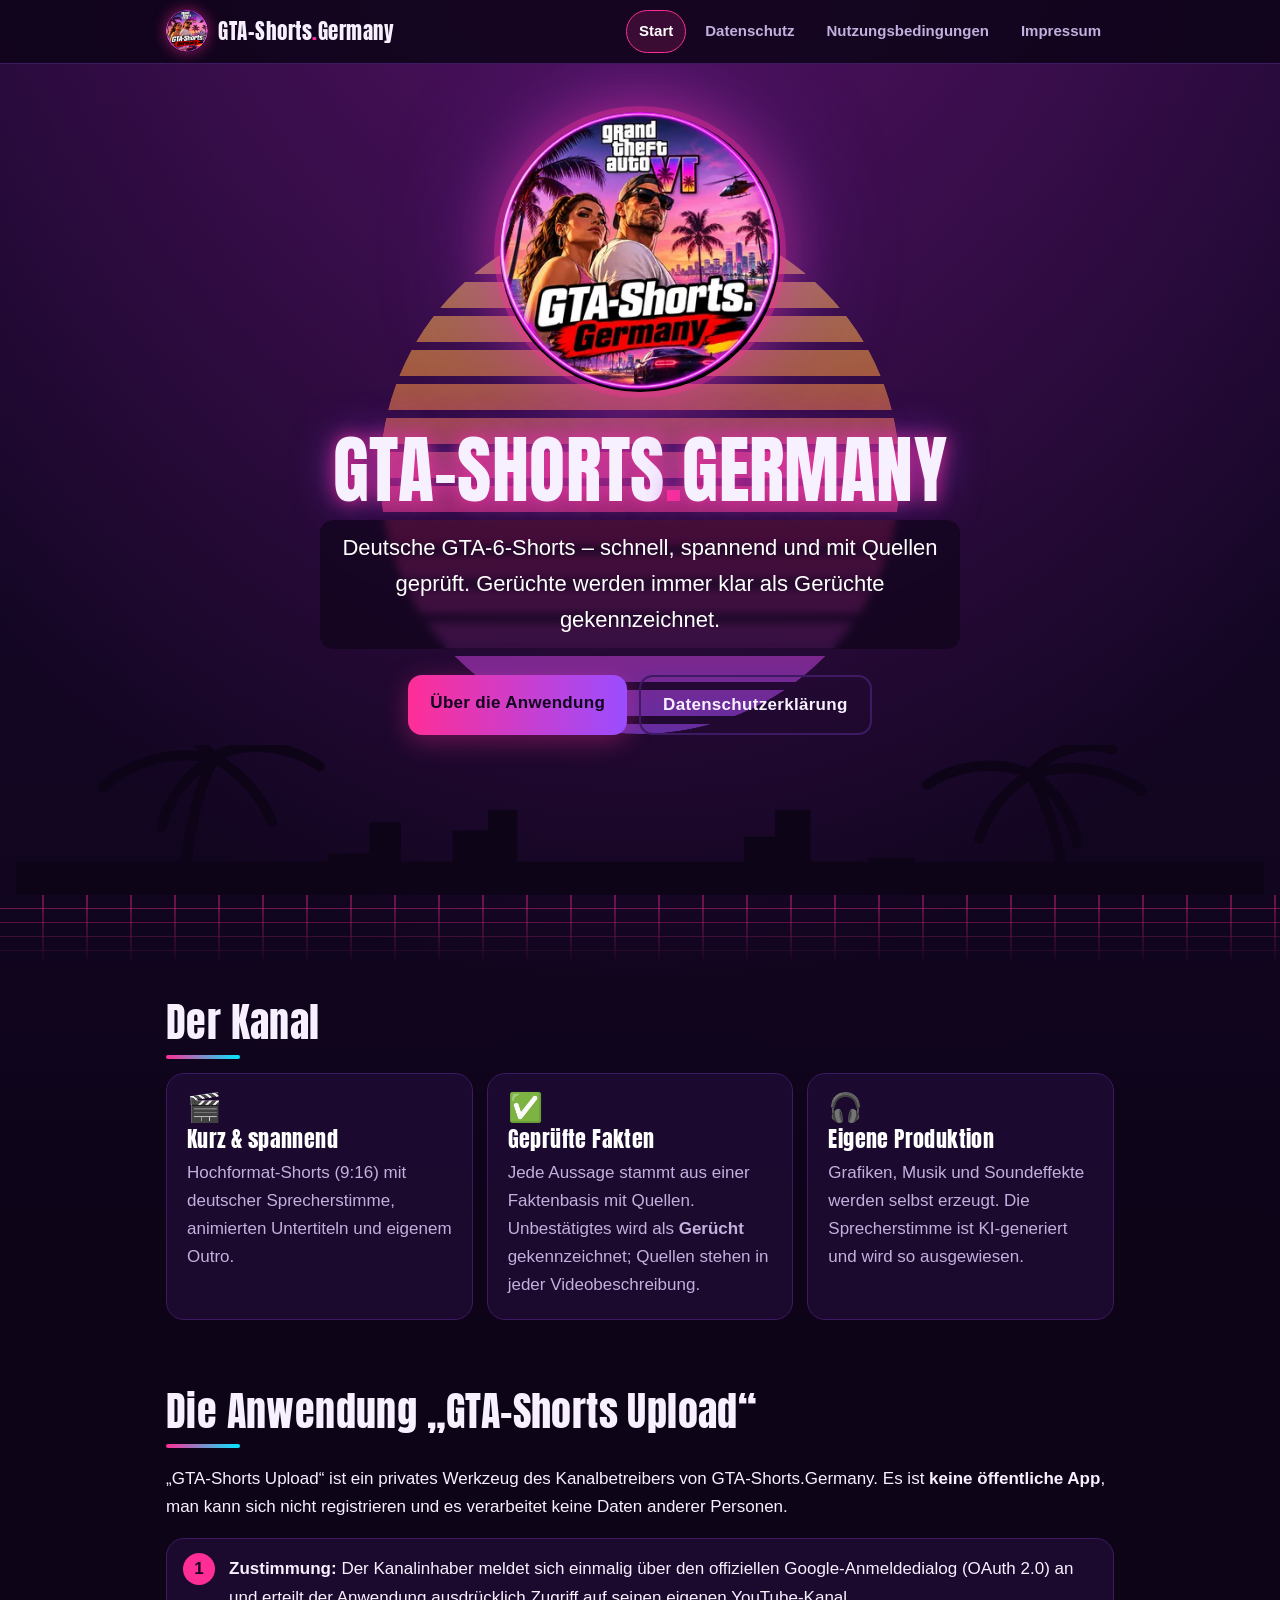
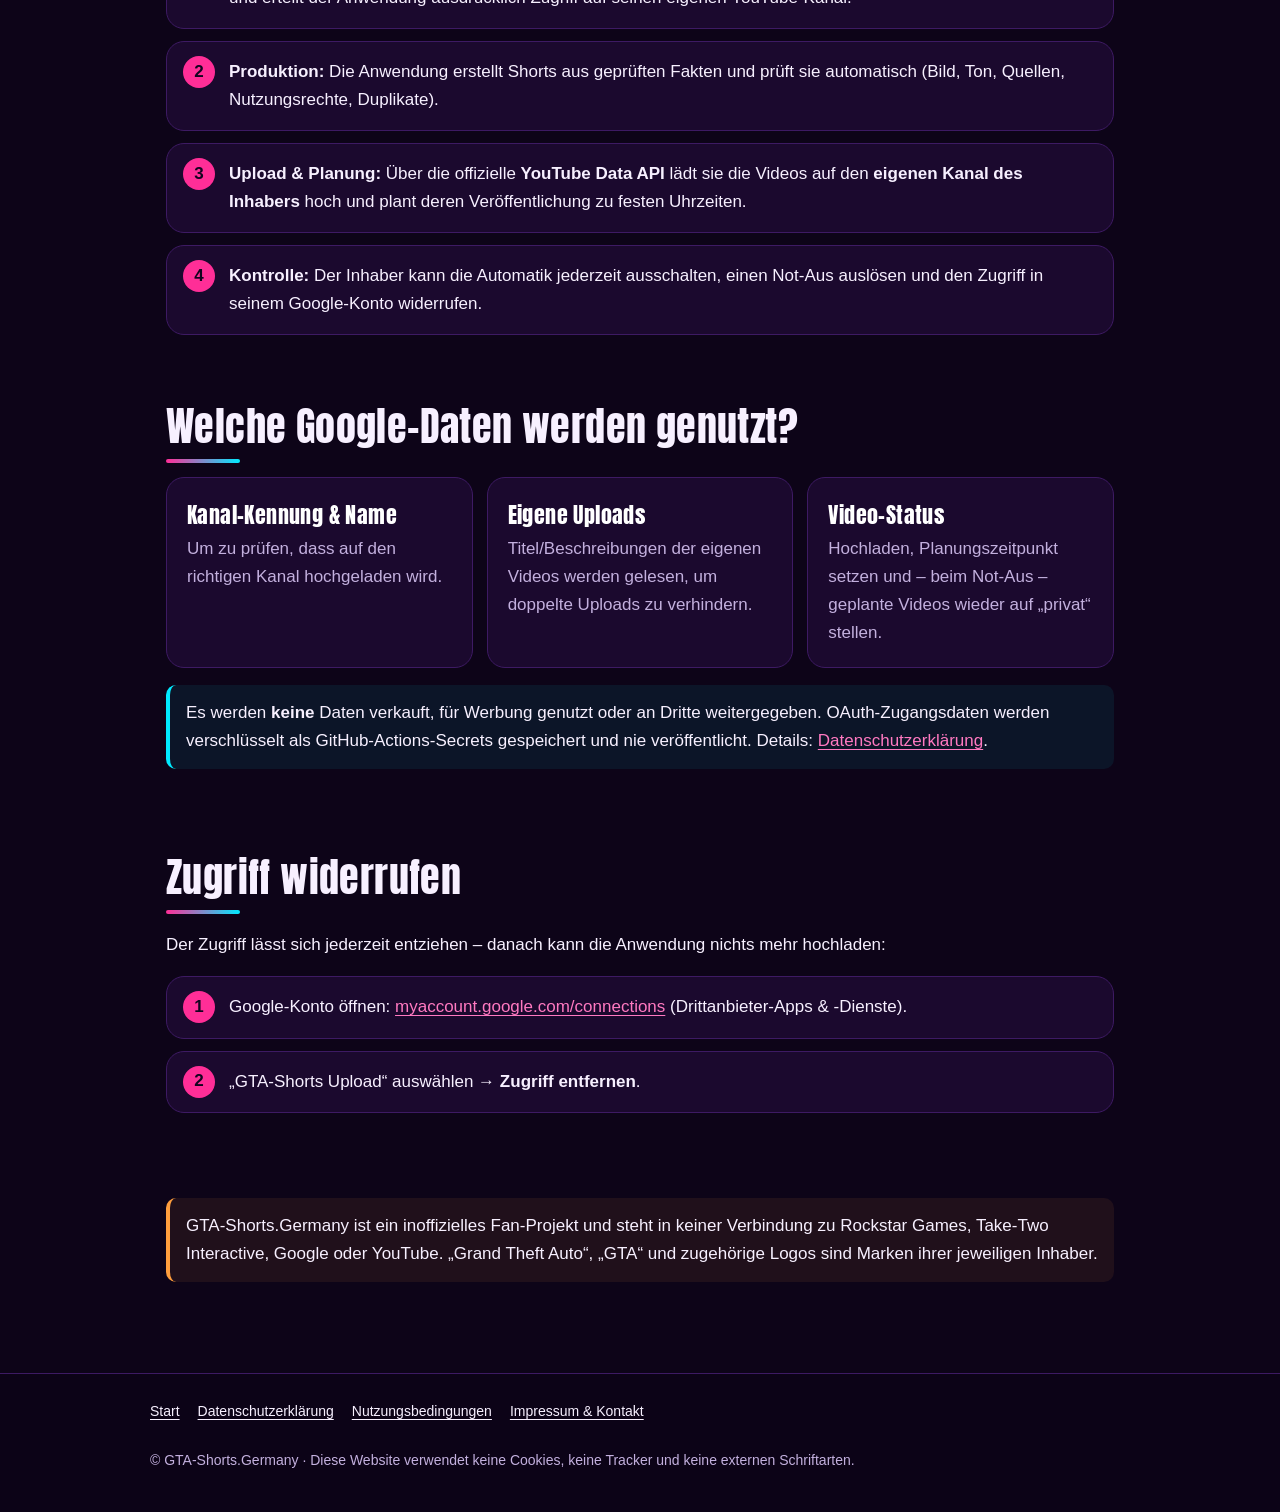
<file: index.html>
<!doctype html>
<html lang="de">
<head>
  <meta charset="utf-8">
  <meta name="viewport" content="width=device-width, initial-scale=1, viewport-fit=cover">
  <title>GTA-Shorts.Germany – deutsche GTA-6-Shorts | GTA-Shorts Upload</title>
  <meta name="description" content="GTA-Shorts.Germany: deutsche GTA-6-Shorts mit Faktencheck und Quellen. Informationen zur Anwendung „GTA-Shorts Upload“, die mit Zustimmung des Kanalinhabers Videos über die YouTube Data API auf dessen eigenen Kanal hochlädt und plant.">
  <meta name="theme-color" content="#0d0418">
  <link rel="canonical" href="https://youtubeemo.github.io/gta-shorts-website/">
  <link rel="icon" type="image/png" sizes="32x32" href="assets/img/favicon-32.png">
  <link rel="apple-touch-icon" href="assets/img/apple-touch-icon.png">
  <link rel="stylesheet" href="assets/style.css">
  <meta property="og:type" content="website">
  <meta property="og:title" content="GTA-Shorts.Germany">
  <meta property="og:description" content="Deutsche GTA-6-Shorts – geprüft, mit Quellen.">
  <meta property="og:image" content="https://youtubeemo.github.io/gta-shorts-website/assets/img/og-image.jpg">
  <meta property="og:url" content="https://youtubeemo.github.io/gta-shorts-website/">
</head>
<body>
  <a class="skip-link" href="#inhalt">Zum Inhalt springen</a>
  <header class="site-header">
    <div class="header-inner">
      <a class="brand" href="./">
        <img src="assets/img/logo-256.png" alt="" width="42" height="42">
        <span>GTA-Shorts<b>.</b>Germany</span>
      </a>
      <nav class="nav" aria-label="Hauptnavigation">
        <a href="./" aria-current="page">Start</a>
        <a href="datenschutz.html">Datenschutz</a>
        <a href="nutzungsbedingungen.html">Nutzungsbedingungen</a>
        <a href="impressum.html">Impressum</a>
      </nav>
    </div>
  </header>

  <main id="inhalt">
    <section class="hero">
      <div class="sun" aria-hidden="true"></div>
      <div class="hero-inner">
        <picture>
          <source srcset="assets/img/logo-320.webp 320w, assets/img/logo-640.webp 640w" sizes="(max-width: 560px) 64vw, 280px" type="image/webp">
          <img class="hero-logo" src="assets/img/logo-320.png" width="280" height="280"
               alt="Logo von GTA-Shorts.Germany">
        </picture>
        <h1>GTA-Shorts<span>.</span>Germany</h1>
        <p class="tagline">Deutsche GTA-6-Shorts – schnell, spannend und mit Quellen geprüft. Gerüchte werden immer klar als Gerüchte gekennzeichnet.</p>
        <div class="buttons">
          <a class="btn" href="#app">Über die Anwendung</a>
          <a class="btn ghost" href="datenschutz.html">Datenschutzerklärung</a>
        </div>
      </div>
      <svg class="palms" viewBox="0 0 1200 150" preserveAspectRatio="xMidYMax slice" aria-hidden="true">
        <g fill="#0d0418">
          <rect x="0" y="118" width="1200" height="32"/>
          <path d="M160 150 C165 100 170 60 190 18 M190 18 C150 10 110 22 84 46 M190 18 C220 0 262 6 292 26 M190 18 C170 -8 140 -12 116 -4 M190 18 C214 30 236 54 246 80 M190 18 C164 34 146 58 140 84" stroke="#0d0418" stroke-width="10" fill="none" stroke-linecap="round"/>
          <path d="M1010 150 C1004 104 996 70 976 34 M976 34 C1012 22 1054 28 1082 50 M976 34 C944 20 904 24 876 44 M976 34 C996 8 1028 2 1054 10 M976 34 C952 48 934 70 926 96 M976 34 C1000 50 1016 74 1020 100" stroke="#0d0418" stroke-width="10" fill="none" stroke-linecap="round"/>
          <path d="M300 150 v-40 h40 v-30 h30 v70 z M420 150 v-62 h34 v-20 h28 v82 z M700 150 v-56 h30 v-26 h34 v82 z M820 150 v-36 h44 v36 z"/>
        </g>
      </svg>
      <div class="grid-floor" aria-hidden="true"></div>
    </section>

    <section class="section" id="kanal">
      <h2>Der Kanal</h2>
      <div class="cards">
        <div class="card"><div class="icon" aria-hidden="true">🎬</div><h3>Kurz &amp; spannend</h3>
          <p>Hochformat-Shorts (9:16) mit deutscher Sprecherstimme, animierten Untertiteln und eigenem Outro.</p></div>
        <div class="card"><div class="icon" aria-hidden="true">✅</div><h3>Geprüfte Fakten</h3>
          <p>Jede Aussage stammt aus einer Faktenbasis mit Quellen. Unbestätigtes wird als <strong>Gerücht</strong> gekennzeichnet; Quellen stehen in jeder Videobeschreibung.</p></div>
        <div class="card"><div class="icon" aria-hidden="true">🎧</div><h3>Eigene Produktion</h3>
          <p>Grafiken, Musik und Soundeffekte werden selbst erzeugt. Die Sprecherstimme ist KI-generiert und wird so ausgewiesen.</p></div>
      </div>
    </section>

    <section class="section" id="app">
      <h2>Die Anwendung „GTA-Shorts Upload“</h2>
      <p>„GTA-Shorts Upload“ ist ein privates Werkzeug des Kanalbetreibers von GTA-Shorts.Germany. Es ist <strong>keine öffentliche App</strong>, man kann sich nicht registrieren und es verarbeitet keine Daten anderer Personen.</p>
      <ol class="steps">
        <li><strong>Zustimmung:</strong> Der Kanalinhaber meldet sich einmalig über den offiziellen Google-Anmeldedialog (OAuth 2.0) an und erteilt der Anwendung ausdrücklich Zugriff auf seinen eigenen YouTube-Kanal.</li>
        <li><strong>Produktion:</strong> Die Anwendung erstellt Shorts aus geprüften Fakten und prüft sie automatisch (Bild, Ton, Quellen, Nutzungsrechte, Duplikate).</li>
        <li><strong>Upload &amp; Planung:</strong> Über die offizielle <strong>YouTube Data API</strong> lädt sie die Videos auf den <strong>eigenen Kanal des Inhabers</strong> hoch und plant deren Veröffentlichung zu festen Uhrzeiten.</li>
        <li><strong>Kontrolle:</strong> Der Inhaber kann die Automatik jederzeit ausschalten, einen Not-Aus auslösen und den Zugriff in seinem Google-Konto widerrufen.</li>
      </ol>
    </section>

    <section class="section" id="daten">
      <h2>Welche Google-Daten werden genutzt?</h2>
      <div class="cards">
        <div class="card"><h3>Kanal-Kennung &amp; Name</h3><p>Um zu prüfen, dass auf den richtigen Kanal hochgeladen wird.</p></div>
        <div class="card"><h3>Eigene Uploads</h3><p>Titel/Beschreibungen der eigenen Videos werden gelesen, um doppelte Uploads zu verhindern.</p></div>
        <div class="card"><h3>Video-Status</h3><p>Hochladen, Planungszeitpunkt setzen und – beim Not-Aus – geplante Videos wieder auf „privat“ stellen.</p></div>
      </div>
      <p class="notice">Es werden <strong>keine</strong> Daten verkauft, für Werbung genutzt oder an Dritte weitergegeben. OAuth-Zugangsdaten werden verschlüsselt als GitHub-Actions-Secrets gespeichert und nie veröffentlicht. Details: <a href="datenschutz.html">Datenschutzerklärung</a>.</p>
    </section>

    <section class="section" id="widerruf">
      <h2>Zugriff widerrufen</h2>
      <p>Der Zugriff lässt sich jederzeit entziehen – danach kann die Anwendung nichts mehr hochladen:</p>
      <ol class="steps">
        <li>Google-Konto öffnen: <a href="https://myaccount.google.com/connections" rel="noopener">myaccount.google.com/connections</a> (Drittanbieter-Apps &amp; -Dienste).</li>
        <li>„GTA-Shorts Upload“ auswählen → <strong>Zugriff entfernen</strong>.</li>
      </ol>
    </section>

    <section class="section">
      <p class="notice warn">GTA-Shorts.Germany ist ein inoffizielles Fan-Projekt und steht in keiner Verbindung zu Rockstar Games, Take-Two Interactive, Google oder YouTube. „Grand Theft Auto“, „GTA“ und zugehörige Logos sind Marken ihrer jeweiligen Inhaber.</p>
    </section>
  </main>

  <footer class="site-footer">
    <div class="footer-inner">
      <nav class="footer-links" aria-label="Rechtliches">
        <a href="./">Start</a>
        <a href="datenschutz.html">Datenschutzerklärung</a>
        <a href="nutzungsbedingungen.html">Nutzungsbedingungen</a>
        <a href="impressum.html">Impressum &amp; Kontakt</a>
      </nav>
      <p>© GTA-Shorts.Germany · Diese Website verwendet keine Cookies, keine Tracker und keine externen Schriftarten.</p>
    </div>
  </footer>
</body>
</html>
</file>
<file: assets/style.css>
/* GTA-Shorts.Germany – Vice-City-Neon. Keine externen Schriften, keine Tracker. */
@font-face {
  font-family: "Anton";
  src: url("fonts/Anton-Regular.ttf") format("truetype");
  font-display: swap;
}

:root {
  --bg: #0d0418;
  --bg-2: #1a0830;
  --card: rgba(31, 11, 53, 0.78);
  --line: #3d1a63;
  --text: #f7f0ff;
  --muted: #c3b0de;
  --pink: #ff2e97;
  --pink-soft: #ff79c1;
  --purple: #9b4dff;
  --cyan: #00eaff;
  --orange: #ff9e3d;
  --radius: 18px;
  --max: 980px;
  color-scheme: dark;
}

* { box-sizing: border-box; }

html { scroll-behavior: smooth; }

body {
  margin: 0;
  min-height: 100vh;
  font: 17px/1.65 -apple-system, BlinkMacSystemFont, "Segoe UI", Roboto, "Helvetica Neue", Arial, sans-serif;
  color: var(--text);
  background:
    radial-gradient(120% 70% at 50% -10%, #5b136a 0%, rgba(13, 4, 24, 0) 60%),
    linear-gradient(180deg, var(--bg-2) 0%, var(--bg) 40%);
  background-color: var(--bg);
  -webkit-text-size-adjust: 100%;
}

a { color: var(--pink-soft); text-underline-offset: 3px; }
a:hover, a:focus-visible { color: #fff; }
:focus-visible { outline: 3px solid var(--cyan); outline-offset: 3px; border-radius: 6px; }

.skip-link {
  position: absolute; left: -999px; top: 8px; z-index: 50;
  background: var(--pink); color: #12041f; padding: 10px 14px; border-radius: 10px; font-weight: 700;
}
.skip-link:focus { left: 12px; }

/* ---------------- Kopfzeile ---------------- */
.site-header {
  position: sticky; top: 0; z-index: 20;
  background: rgba(13, 4, 24, 0.86);
  backdrop-filter: blur(10px); -webkit-backdrop-filter: blur(10px);
  border-bottom: 1px solid var(--line);
}
.header-inner {
  max-width: var(--max); margin: 0 auto;
  padding: max(10px, env(safe-area-inset-top)) 16px 10px;
  display: flex; align-items: center; justify-content: space-between; gap: 12px; flex-wrap: wrap;
}
.brand { display: flex; align-items: center; gap: 10px; text-decoration: none; color: var(--text); }
.brand img { width: 42px; height: 42px; border-radius: 50%; box-shadow: 0 0 14px rgba(255, 46, 151, .55); }
.brand span { font-family: "Anton", Impact, sans-serif; font-size: 21px; letter-spacing: .5px; }
.brand b { color: var(--pink); font-weight: 400; }

.nav { display: flex; gap: 6px; flex-wrap: wrap; }
.nav a {
  text-decoration: none; color: var(--muted); font-size: 15px; font-weight: 600;
  padding: 8px 12px; border-radius: 999px; border: 1px solid transparent;
}
.nav a:hover { color: #fff; border-color: var(--line); }
.nav a[aria-current="page"] { color: #fff; background: rgba(255, 46, 151, .16); border-color: var(--pink); }

/* ---------------- Hero mit Sonnenuntergang ---------------- */
.hero { position: relative; overflow: hidden; padding: 48px 16px 0; text-align: center; }
.sun {
  position: absolute; left: 50%; top: 150px; width: 520px; height: 520px; transform: translateX(-50%);
  border-radius: 50%;
  background: linear-gradient(180deg, #ffd36b 0%, var(--orange) 30%, var(--pink) 62%, var(--purple) 100%);
  -webkit-mask: repeating-linear-gradient(180deg, #000 0 26px, transparent 26px 34px);
          mask: repeating-linear-gradient(180deg, #000 0 26px, transparent 26px 34px);
  opacity: .55; filter: blur(.4px);
}
.hero-inner { position: relative; z-index: 2; max-width: var(--max); margin: 0 auto; }
.hero-logo {
  width: min(280px, 64vw); height: auto; border-radius: 50%;
  box-shadow: 0 0 0 6px rgba(255, 46, 151, .35), 0 0 60px rgba(255, 46, 151, .55), 0 0 120px rgba(155, 77, 255, .45);
  animation: glow 4s ease-in-out infinite;
}
@keyframes glow {
  50% { box-shadow: 0 0 0 6px rgba(0, 234, 255, .35), 0 0 70px rgba(0, 234, 255, .45), 0 0 130px rgba(255, 46, 151, .45); }
}
h1, h2, h3 { font-family: "Anton", Impact, sans-serif; font-weight: 400; letter-spacing: .4px; line-height: 1.15; }
.hero h1 {
  font-size: clamp(40px, 9vw, 74px); margin: 26px 0 8px; text-transform: uppercase;
  text-shadow: 0 0 18px rgba(255, 46, 151, .8), 0 0 42px rgba(155, 77, 255, .6);
}
.hero h1 span { color: var(--pink); }
.tagline {
  font-size: clamp(18px, 3.6vw, 22px); color: #fff; max-width: 640px; margin: 0 auto 26px;
  padding: 10px 16px; border-radius: 14px; background: rgba(13, 4, 24, .62);
  backdrop-filter: blur(4px); -webkit-backdrop-filter: blur(4px);
}
.palms { position: relative; z-index: 1; display: block; width: 100%; height: 150px; margin-top: 10px; }
.grid-floor {
  height: 70px; margin: 0 -16px;
  background:
    linear-gradient(transparent 0 93%, rgba(255, 46, 151, .5) 93%) 0 0 / 100% 14px,
    linear-gradient(90deg, transparent 0 96%, rgba(255, 46, 151, .4) 96%) 0 0 / 44px 100%;
  -webkit-mask: linear-gradient(180deg, #000, transparent); mask: linear-gradient(180deg, #000, transparent);
}

.buttons { display: flex; flex-wrap: wrap; gap: 12px; justify-content: center; }
.btn {
  display: inline-block; text-decoration: none; font-weight: 800; letter-spacing: .3px;
  padding: 14px 22px; border-radius: 14px; color: #12041f;
  background: linear-gradient(90deg, var(--pink), var(--purple));
  box-shadow: 0 6px 26px rgba(255, 46, 151, .35);
}
.btn:hover, .btn:focus-visible { color: #12041f; filter: brightness(1.12); }
.btn.ghost { background: transparent; color: var(--text); border: 2px solid var(--line); box-shadow: none; }
.btn.ghost:hover { border-color: var(--pink); color: #fff; }

/* ---------------- Inhalt ---------------- */
main { display: block; }
.section { max-width: var(--max); margin: 0 auto; padding: 34px 16px; }
.section h2 { font-size: clamp(28px, 6vw, 40px); margin: 0 0 14px; }
.section h2::after {
  content: ""; display: block; width: 74px; height: 4px; margin-top: 10px; border-radius: 4px;
  background: linear-gradient(90deg, var(--pink), var(--cyan));
}
.cards { display: grid; gap: 14px; grid-template-columns: repeat(auto-fit, minmax(240px, 1fr)); }
.card {
  background: var(--card); border: 1px solid var(--line); border-radius: var(--radius); padding: 20px;
}
.card h3 { font-size: 22px; margin: 4px 0 8px; color: #fff; }
.card p { margin: 0; color: var(--muted); }
.icon { font-size: 28px; line-height: 1; }
.steps { counter-reset: s; list-style: none; padding: 0; margin: 0; display: grid; gap: 12px; }
.steps li {
  counter-increment: s; position: relative; padding: 16px 16px 16px 62px;
  background: var(--card); border: 1px solid var(--line); border-radius: var(--radius);
}
.steps li::before {
  content: counter(s); position: absolute; left: 16px; top: 14px; width: 32px; height: 32px; border-radius: 50%;
  display: grid; place-items: center; font-weight: 800; color: #12041f; background: var(--pink);
}
.notice {
  border-left: 4px solid var(--cyan); background: rgba(0, 234, 255, .07); padding: 14px 16px; border-radius: 10px;
  color: var(--text);
}
.notice.warn { border-color: var(--orange); background: rgba(255, 158, 61, .08); }

/* ---------------- Rechtstexte ---------------- */
.legal { max-width: 820px; }
.legal h1 { font-size: clamp(34px, 7vw, 52px); margin: 10px 0 6px; text-shadow: 0 0 18px rgba(255, 46, 151, .6); }
.legal h2 { font-size: 26px; margin: 34px 0 10px; color: #fff; }
.legal h2::after { width: 52px; }
.legal h3 { font-size: 20px; margin: 22px 0 6px; color: var(--pink-soft); }
.legal p, .legal li { color: #e6dcf5; }
.legal ul { padding-left: 22px; }
.meta { color: var(--muted); font-size: 15px; }
.toc { background: var(--card); border: 1px solid var(--line); border-radius: var(--radius); padding: 14px 18px; }
.toc ol { margin: 6px 0 0; padding-left: 20px; }
table { width: 100%; border-collapse: collapse; margin: 10px 0; font-size: 15px; }
th, td { text-align: left; vertical-align: top; padding: 10px; border-bottom: 1px solid var(--line); }
th { color: #fff; background: rgba(255, 46, 151, .1); }
.table-wrap { overflow-x: auto; border: 1px solid var(--line); border-radius: 12px; }
code { background: rgba(255, 255, 255, .08); padding: 2px 6px; border-radius: 6px; font-size: .92em; word-break: break-all; }
address { font-style: normal; }

/* ---------------- Fußzeile ---------------- */
.site-footer {
  border-top: 1px solid var(--line); margin-top: 40px; background: rgba(13, 4, 24, .9);
  padding: 26px 16px max(26px, env(safe-area-inset-bottom));
}
.footer-inner { max-width: var(--max); margin: 0 auto; display: grid; gap: 12px; color: var(--muted); font-size: 14px; }
.footer-links { display: flex; flex-wrap: wrap; gap: 8px 18px; }
.footer-links a { color: var(--text); }

@media (max-width: 560px) {
  body { font-size: 16px; }
  .brand span { font-size: 19px; }
  .nav { width: 100%; justify-content: space-between; }
  .nav a { padding: 7px 9px; font-size: 14px; }
  .sun { width: 380px; height: 380px; top: 120px; }
  .palms { height: 110px; }
}

@media (prefers-reduced-motion: reduce) {
  * { animation: none !important; scroll-behavior: auto !important; }
}
</file>
